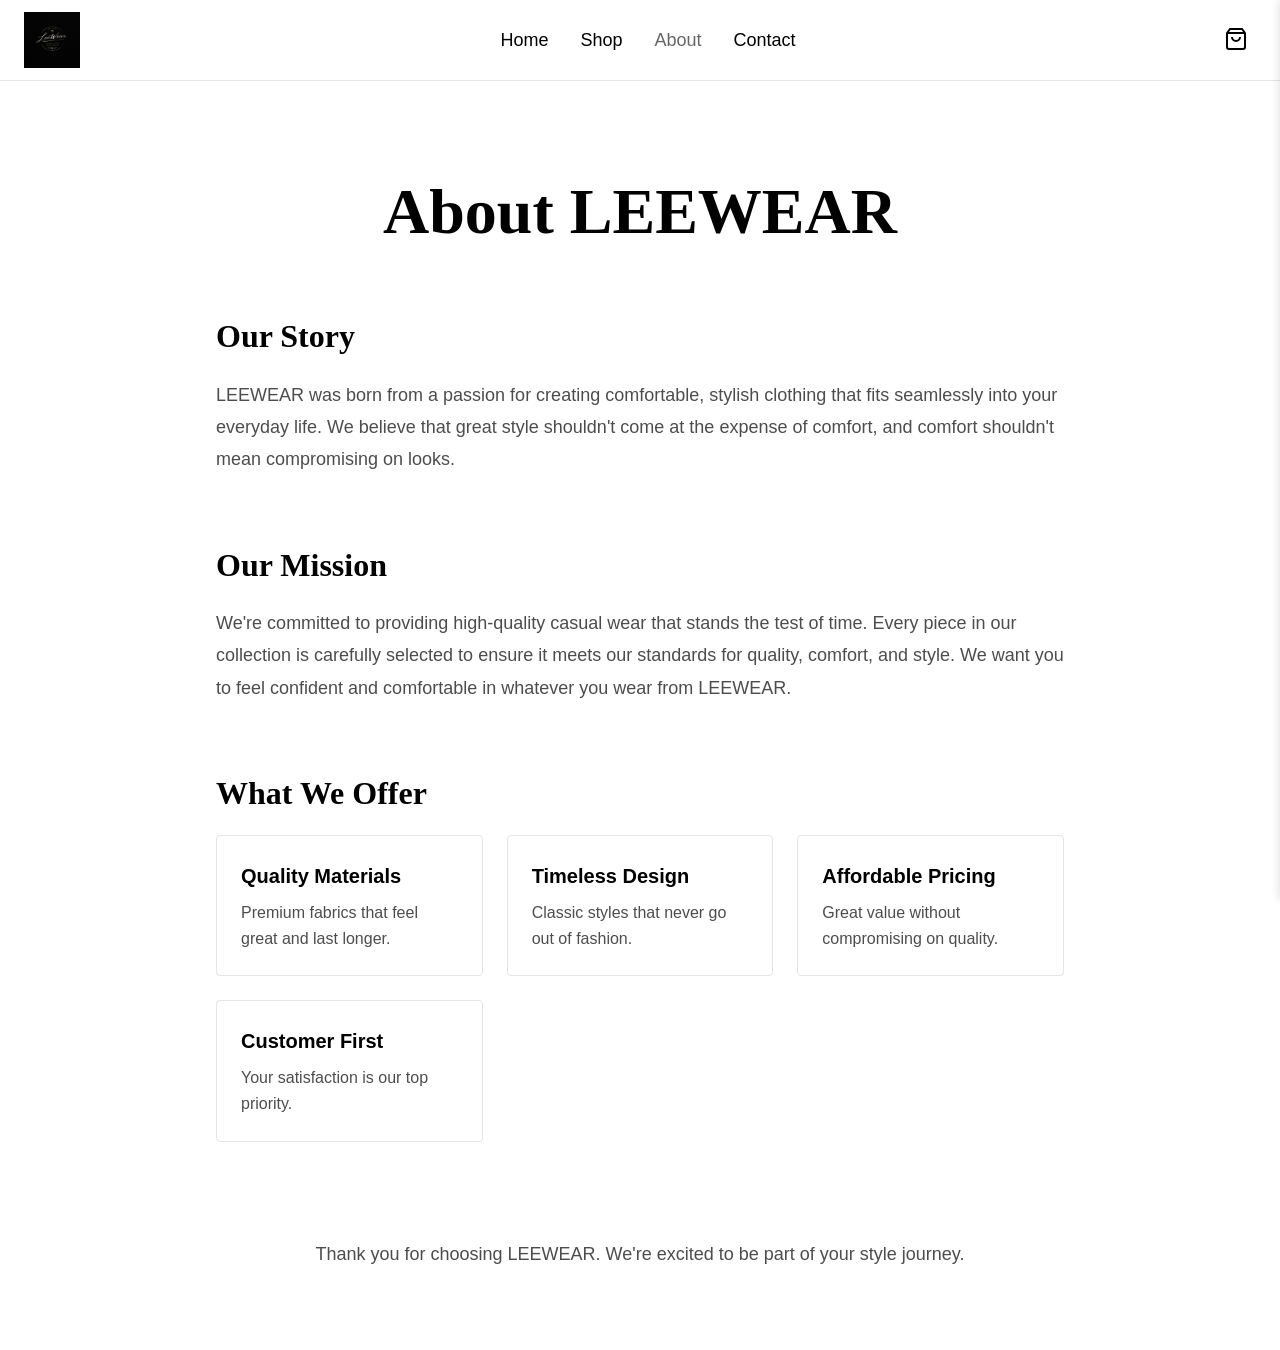
<file: about.html>
<!DOCTYPE html>
<html lang="en">
<head>
    <meta charset="UTF-8">
    <meta name="viewport" content="width=device-width, initial-scale=1.0">
    <meta name="theme-color" content="#000000">
    <link rel="icon" type="image/png" href="logo.png">
    <link rel="apple-touch-icon" href="logo.png">
    <link rel="manifest" href="manifest.webmanifest">
    <title>About - LEEWEAR</title>
    <link rel="stylesheet" href="styles.css">
    <link href="https://fonts.cdnfonts.com/css/palace-script-mt" rel="stylesheet">
    <link href="https://fonts.cdnfonts.com/css/niagara-solid" rel="stylesheet">
</head>
<body>
    <!-- Navigation -->
    <nav class="navbar">
        <div class="nav-container">
            <a href="index.html" class="logo">
                <img src="logo.png" alt="LEEWEAR logo" class="logo-img">
            </a>
            
            <div class="nav-links">
                <a href="index.html" class="nav-link">Home</a>
                <a href="shop.html" class="nav-link">Shop</a>
                <a href="about.html" class="nav-link active">About</a>
                <a href="contact.html" class="nav-link">Contact</a>
            </div>

            <div class="nav-actions">
                <button class="cart-btn" onclick="toggleCart()">
                    <svg width="24" height="24" viewBox="0 0 24 24" fill="none" stroke="currentColor" stroke-width="2">
                        <path d="M6 2L3 6v14a2 2 0 0 0 2 2h14a2 2 0 0 0 2-2V6l-3-4z"></path>
                        <line x1="3" y1="6" x2="21" y2="6"></line>
                        <path d="M16 10a4 4 0 0 1-8 0"></path>
                    </svg>
                    <span class="cart-count" id="cart-count">0</span>
                </button>
                <button class="mobile-menu-btn" onclick="toggleMobileMenu()">
                    <svg id="menu-icon" width="24" height="24" viewBox="0 0 24 24" fill="none" stroke="currentColor" stroke-width="2">
                        <line x1="3" y1="12" x2="21" y2="12"></line>
                        <line x1="3" y1="6" x2="21" y2="6"></line>
                        <line x1="3" y1="18" x2="21" y2="18"></line>
                    </svg>
                </button>
            </div>
        </div>

        <div class="mobile-menu" id="mobile-menu">
            <a href="index.html" class="mobile-link">Home</a>
            <a href="shop.html" class="mobile-link">Shop</a>
            <a href="about.html" class="mobile-link">About</a>
            <a href="contact.html" class="mobile-link">Contact</a>
        </div>
    </nav>

    <!-- About Content -->
    <div class="about-container">
        <h1 class="page-title">About LEEWEAR</h1>

        <div class="about-sections">
            <section class="about-section">
                <h2 class="about-heading">Our Story</h2>
                <p class="about-paragraph">
                    LEEWEAR was born from a passion for creating comfortable, stylish clothing that
                    fits seamlessly into your everyday life. We believe that great style shouldn't
                    come at the expense of comfort, and comfort shouldn't mean compromising on looks.
                </p>
            </section>

            <section class="about-section">
                <h2 class="about-heading">Our Mission</h2>
                <p class="about-paragraph">
                    We're committed to providing high-quality casual wear that stands the test of time.
                    Every piece in our collection is carefully selected to ensure it meets our standards
                    for quality, comfort, and style. We want you to feel confident and comfortable in
                    whatever you wear from LEEWEAR.
                </p>
            </section>

            <section class="about-section">
                <h2 class="about-heading">What We Offer</h2>
                <div class="features-grid">
                    <div class="feature-card">
                        <h3 class="feature-title">Quality Materials</h3>
                        <p class="feature-text">Premium fabrics that feel great and last longer.</p>
                    </div>
                    <div class="feature-card">
                        <h3 class="feature-title">Timeless Design</h3>
                        <p class="feature-text">Classic styles that never go out of fashion.</p>
                    </div>
                    <div class="feature-card">
                        <h3 class="feature-title">Affordable Pricing</h3>
                        <p class="feature-text">Great value without compromising on quality.</p>
                    </div>
                    <div class="feature-card">
                        <h3 class="feature-title">Customer First</h3>
                        <p class="feature-text">Your satisfaction is our top priority.</p>
                    </div>
                </div>
            </section>

            <section class="about-closing">
                <p class="about-paragraph">
                    Thank you for choosing LEEWEAR. We're excited to be part of your style journey.
                </p>
            </section>
        </div>
    </div>

    <!-- Cart Sidebar -->
    <div class="cart-overlay" id="cart-overlay" onclick="toggleCart()"></div>
    <div class="cart-sidebar" id="cart-sidebar">
        <div class="cart-header">
            <h2 class="cart-title">Shopping Cart</h2>
            <button class="close-btn" onclick="toggleCart()">
                <svg width="24" height="24" viewBox="0 0 24 24" fill="none" stroke="currentColor" stroke-width="2">
                    <line x1="18" y1="6" x2="6" y2="18"></line>
                    <line x1="6" y1="6" x2="18" y2="18"></line>
                </svg>
            </button>
        </div>
        <div class="cart-items" id="cart-items">
            <div class="empty-cart">
                <p>Your cart is empty</p>
            </div>
        </div>
        <div class="cart-footer" id="cart-footer" style="display: none;">
            <div class="cart-total">
                <span>Total:</span>
                <span class="total-price" id="total-price">KSH 0</span>
            </div>
            <button class="btn-checkout" onclick="checkout()">Proceed to Order</button>
        </div>
    </div>

    <script src="cart.js"></script>
    <script src="main.js"></script>
</body>
</html>
</file>
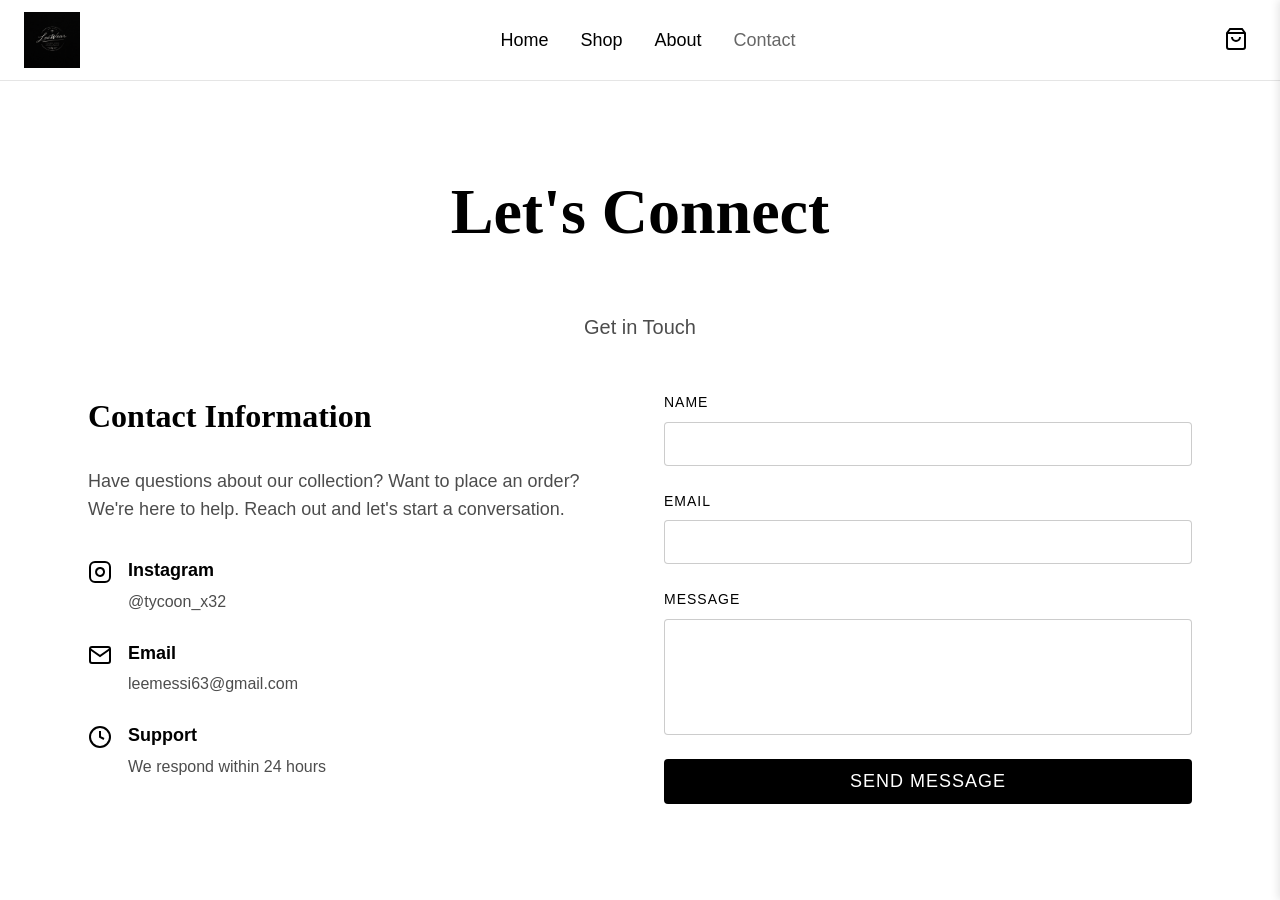
<file: contact.html>
<!DOCTYPE html>
<html lang="en">
<head>
    <meta charset="UTF-8">
    <meta name="viewport" content="width=device-width, initial-scale=1.0">
    <meta name="theme-color" content="#000000">
    <link rel="icon" type="image/png" href="logo.png">
    <link rel="apple-touch-icon" href="logo.png">
    <link rel="manifest" href="manifest.webmanifest">
    <title>Contact - LEEWEAR</title>
    <link rel="stylesheet" href="styles.css">
    <link href="https://fonts.cdnfonts.com/css/palace-script-mt" rel="stylesheet">
    <link href="https://fonts.cdnfonts.com/css/niagara-solid" rel="stylesheet">
</head>
<body>
    <!-- Navigation -->
    <nav class="navbar">
        <div class="nav-container">
            <a href="index.html" class="logo">
                <img src="logo.png" alt="LEEWEAR logo" class="logo-img">
            </a>
            
            <div class="nav-links">
                <a href="index.html" class="nav-link">Home</a>
                <a href="shop.html" class="nav-link">Shop</a>
                <a href="about.html" class="nav-link">About</a>
                <a href="contact.html" class="nav-link active">Contact</a>
            </div>

            <div class="nav-actions">
                <button class="cart-btn" onclick="toggleCart()">
                    <svg width="24" height="24" viewBox="0 0 24 24" fill="none" stroke="currentColor" stroke-width="2">
                        <path d="M6 2L3 6v14a2 2 0 0 0 2 2h14a2 2 0 0 0 2-2V6l-3-4z"></path>
                        <line x1="3" y1="6" x2="21" y2="6"></line>
                        <path d="M16 10a4 4 0 0 1-8 0"></path>
                    </svg>
                    <span class="cart-count" id="cart-count">0</span>
                </button>
                <button class="mobile-menu-btn" onclick="toggleMobileMenu()">
                    <svg id="menu-icon" width="24" height="24" viewBox="0 0 24 24" fill="none" stroke="currentColor" stroke-width="2">
                        <line x1="3" y1="12" x2="21" y2="12"></line>
                        <line x1="3" y1="6" x2="21" y2="6"></line>
                        <line x1="3" y1="18" x2="21" y2="18"></line>
                    </svg>
                </button>
            </div>
        </div>

        <div class="mobile-menu" id="mobile-menu">
            <a href="index.html" class="mobile-link">Home</a>
            <a href="shop.html" class="mobile-link">Shop</a>
            <a href="about.html" class="mobile-link">About</a>
            <a href="contact.html" class="mobile-link">Contact</a>
        </div>
    </nav>

    <!-- Contact Content -->
    <div class="contact-container">
        <div class="contact-header">
            <h1 class="page-title">Let's Connect</h1>
            <p class="contact-subtitle">Get in Touch</p>
        </div>

        <div class="contact-grid">
            <!-- Contact Info -->
            <div class="contact-info">
                <h2 class="contact-heading">Contact Information</h2>
                <p class="contact-intro">
                    Have questions about our collection? Want to place an order? We're here to help.
                    Reach out and let's start a conversation.
                </p>

                <div class="contact-details">
                    <div class="contact-item">
                        <svg width="24" height="24" viewBox="0 0 24 24" fill="none" stroke="currentColor" stroke-width="2">
                            <rect x="2" y="2" width="20" height="20" rx="5" ry="5"></rect>
                            <path d="M16 11.37A4 4 0 1 1 12.63 8 4 4 0 0 1 16 11.37z"></path>
                            <line x1="17.5" y1="6.5" x2="17.51" y2="6.5"></line>
                        </svg>
                        <div>
                            <h3>Instagram</h3>
                            <a href="https://instagram.com/tycoon_x32" target="_blank">@tycoon_x32</a>
                        </div>
                    </div>

                    <div class="contact-item">
                        <svg width="24" height="24" viewBox="0 0 24 24" fill="none" stroke="currentColor" stroke-width="2">
                            <path d="M4 4h16c1.1 0 2 .9 2 2v12c0 1.1-.9 2-2 2H4c-1.1 0-2-.9-2-2V6c0-1.1.9-2 2-2z"></path>
                            <polyline points="22,6 12,13 2,6"></polyline>
                        </svg>
                        <div>
                            <h3>Email</h3>
                            <a href="mailto:leemessi63@gmail.com">leemessi63@gmail.com</a>
                        </div>
                    </div>

                    <div class="contact-item">
                        <svg width="24" height="24" viewBox="0 0 24 24" fill="none" stroke="currentColor" stroke-width="2">
                            <circle cx="12" cy="12" r="10"></circle>
                            <polyline points="12 6 12 12 16 14"></polyline>
                        </svg>
                        <div>
                            <h3>Support</h3>
                            <p>We respond within 24 hours</p>
                        </div>
                    </div>
                </div>
            </div>

            <!-- Contact Form -->
            <div class="contact-form-container">
                <form class="contact-form" onsubmit="submitContactForm(event)">
                    <div class="form-group">
                        <label for="name">NAME</label>
                        <input type="text" id="name" name="name" required>
                    </div>

                    <div class="form-group">
                        <label for="email">EMAIL</label>
                        <input type="email" id="email" name="email" required>
                    </div>

                    <div class="form-group">
                        <label for="message">MESSAGE</label>
                        <textarea id="message" name="message" rows="5" required></textarea>
                    </div>

                    <button type="submit" class="btn-submit">SEND MESSAGE</button>
                </form>
            </div>
        </div>
    </div>

    <!-- Cart Sidebar -->
    <div class="cart-overlay" id="cart-overlay" onclick="toggleCart()"></div>
    <div class="cart-sidebar" id="cart-sidebar">
        <div class="cart-header">
            <h2 class="cart-title">Shopping Cart</h2>
            <button class="close-btn" onclick="toggleCart()">
                <svg width="24" height="24" viewBox="0 0 24 24" fill="none" stroke="currentColor" stroke-width="2">
                    <line x1="18" y1="6" x2="6" y2="18"></line>
                    <line x1="6" y1="6" x2="18" y2="18"></line>
                </svg>
            </button>
        </div>
        <div class="cart-items" id="cart-items">
            <div class="empty-cart">
                <p>Your cart is empty</p>
            </div>
        </div>
        <div class="cart-footer" id="cart-footer" style="display: none;">
            <div class="cart-total">
                <span>Total:</span>
                <span class="total-price" id="total-price">KSH 0</span>
            </div>
            <button class="btn-checkout" onclick="checkout()">Proceed to Order</button>
        </div>
    </div>

    <script src="cart.js"></script>
    <script src="main.js"></script>
    <script>
        function submitContactForm(e) {
            e.preventDefault();
            const name = document.getElementById('name').value;
            const email = document.getElementById('email').value;
            const message = document.getElementById('message').value;
            
            const subject = `Message from ${name}`;
            const body = `Name: ${name}\nEmail: ${email}\n\nMessage:\n${message}`;
            
            window.location.href = `mailto:leemessi63@gmail.com?subject=${encodeURIComponent(subject)}&body=${encodeURIComponent(body)}`;
            
            // Reset form
            e.target.reset();
        }
    </script>
</body>
</html>
</file>
<file: styles.css>
* {
    margin: 0;
    padding: 0;
    box-sizing: border-box;
}

body {
    font-family: 'Niagara Solid', sans-serif;
    background-color: #ffffff;
    color: #000000;
    line-height: 1.6;
}

/* Navigation */
.navbar {
    background-color: #ffffff;
    border-bottom: 1px solid rgba(0, 0, 0, 0.1);
    position: sticky;
    top: 0;
    z-index: 40;
}

.nav-container {
    max-width: 1280px;
    margin: 0 auto;
    padding: 0 1.5rem;
    display: flex;
    justify-content: space-between;
    align-items: center;
    height: 80px;
}

.logo {
    display: inline-flex;
    align-items: center;
    text-decoration: none;
}

.logo-img {
    display: block;
    width: auto;
    max-height: 56px;
}

.nav-links {
    display: flex;
    gap: 2rem;
}

.nav-link {
    color: #000000;
    text-decoration: none;
    font-size: 1.125rem;
    transition: color 0.3s;
}

.nav-link:hover,
.nav-link.active {
    color: rgba(0, 0, 0, 0.6);
}

.nav-actions {
    display: flex;
    align-items: center;
    gap: 0.5rem;
}

.cart-btn,
.mobile-menu-btn {
    background: none;
    border: none;
    cursor: pointer;
    padding: 0.5rem;
    border-radius: 50%;
    transition: background-color 0.3s;
    position: relative;
}

.cart-btn:hover,
.mobile-menu-btn:hover {
    background-color: rgba(0, 0, 0, 0.05);
}

.cart-count {
    position: absolute;
    top: -4px;
    right: -4px;
    background-color: #000000;
    color: #ffffff;
    font-size: 0.75rem;
    width: 20px;
    height: 20px;
    border-radius: 50%;
    display: none;
    align-items: center;
    justify-content: center;
}

.cart-count.active {
    display: flex;
}

.mobile-menu-btn {
    display: none;
}

.mobile-menu {
    display: none;
    padding-bottom: 1rem;
}

.mobile-menu.active {
    display: block;
}

.mobile-link {
    display: block;
    padding: 0.5rem 1rem;
    color: #000000;
    text-decoration: none;
    font-size: 1.125rem;
    transition: background-color 0.3s;
}

.mobile-link:hover {
    background-color: rgba(0, 0, 0, 0.05);
}

/* Hero Section */
.hero {
    min-height: 600px;
    height: 80vh;
    position: relative;
    display: flex;
    align-items: center;
    justify-content: center;
    background-image: linear-gradient(rgba(0, 0, 0, 0.35), rgba(0, 0, 0, 0.35)), url("hero.png");
    background-size: cover;
    background-position: center;
    background-repeat: no-repeat;
    color: #ffffff;
}

.hero-content {
    position: absolute;
    bottom: 2rem;
    left: 2rem;
    padding: 0;
}

/* Mobile responsiveness for hero */
@media (max-width: 768px) {
    .hero {
        height: 70vh;
        min-height: 400px;
    }

    .hero-content {
        bottom: 1.5rem;
        left: 1.5rem;
    }
}

@media (max-width: 480px) {
    .hero {
        height: 60vh;
        min-height: 300px;
    }

    .hero-content {
        bottom: 1rem;
        left: 1rem;
    }
}

.hero-title {
    font-family: 'Palace Script MT', cursive;
    font-size: 6rem;
    margin-bottom: 1.5rem;
    color: #ffffff;
}

.hero-subtitle {
    font-size: 1.5rem;
    color: rgba(255, 255, 255, 0.85);
    margin-bottom: 2rem;
}

/* Buttons */
.btn-primary,
.btn-secondary,
.btn-submit {
    display: inline-block;
    padding: 0.75rem 2rem;
    border-radius: 4px;
    text-decoration: none;
    font-size: 1.125rem;
    transition: all 0.3s;
    cursor: pointer;
    border: none;
}

.btn-primary {
    background-color: #000000;
    color: #ffffff;
}

.btn-primary:hover {
    background-color: rgba(0, 0, 0, 0.8);
}

.btn-secondary {
    background-color: transparent;
    color: #ffffff;
    border: 2px solid #ffffff;
}

.btn-secondary:hover {
    background-color: #ffffff;
    color: #000000;
}

.btn-submit {
    width: 100%;
    background-color: #000000;
    color: #ffffff;
    text-transform: uppercase;
    letter-spacing: 1px;
}

.btn-submit:hover {
    background-color: rgba(0, 0, 0, 0.8);
}

.pwa-install-banner {
    position: fixed;
    left: 1rem;
    right: 1rem;
    bottom: 1rem;
    z-index: 100;
    background-color: rgba(0, 0, 0, 0.9);
    color: #ffffff;
    border-radius: 12px;
    box-shadow: 0 16px 40px rgba(0, 0, 0, 0.2);
    padding: 1rem 1rem 0.75rem;
}

.pwa-install-content {
    display: flex;
    align-items: center;
    justify-content: space-between;
    gap: 1rem;
    flex-wrap: wrap;
}

.pwa-install-content span {
    flex: 1 1 220px;
    font-size: 0.95rem;
}

.pwa-install-actions {
    display: flex;
    align-items: center;
    gap: 0.75rem;
    flex: 0 0 auto;
}

.pwa-install-close {
    background: none;
    border: none;
    color: #ffffff;
    font-size: 1.5rem;
    cursor: pointer;
    padding: 0 0.25rem;
}

/* Categories Section */
.categories-section {
    max-width: 1280px;
    margin: 0 auto;
    padding: 5rem 1.5rem;
}

.section-title {
    font-family: 'Palace Script MT', cursive;
    font-size: 3rem;
    text-align: center;
    margin-bottom: 3rem;
}

.categories-grid {
    display: grid;
    grid-template-columns: repeat(auto-fit, minmax(250px, 1fr));
    gap: 2rem;
}

.category-card {
    position: relative;
    height: 16rem;
    overflow: hidden;
    border-radius: 4px;
    text-decoration: none;
    background-color: rgba(0, 0, 0, 0.1);
}

.category-overlay {
    position: absolute;
    inset: 0;
    background-color: rgba(0, 0, 0, 0.2);
    transition: background-color 0.3s;
    z-index: 10;
}

.category-card:hover .category-overlay {
    background-color: rgba(0, 0, 0, 0.1);
}

.category-name {
    position: absolute;
    inset: 0;
    display: flex;
    align-items: center;
    justify-content: center;
    color: #ffffff;
    font-size: 1.875rem;
    z-index: 20;
}

/* About Preview */
.about-preview {
    background-color: #000000;
    color: #ffffff;
    padding: 5rem 1rem;
}

.about-content {
    max-width: 56rem;
    margin: 0 auto;
    text-align: center;
}

.about-text {
    font-size: 1.125rem;
    color: rgba(255, 255, 255, 0.8);
    margin-bottom: 2rem;
}

/* Shop Page */
.shop-container {
    max-width: 1280px;
    margin: 0 auto;
    padding: 3rem 1.5rem;
}

.page-title {
    font-family: 'Palace Script MT', cursive;
    font-size: 4rem;
    text-align: center;
    margin-bottom: 3rem;
}

.category-filter {
    display: flex;
    justify-content: center;
    gap: 1rem;
    margin-bottom: 3rem;
    flex-wrap: wrap;
}

.filter-btn {
    padding: 0.5rem 1.5rem;
    border-radius: 4px;
    border: 1px solid rgba(0, 0, 0, 0.2);
    background-color: #ffffff;
    color: #000000;
    cursor: pointer;
    transition: all 0.3s;
}

.filter-btn:hover,
.filter-btn.active {
    background-color: #000000;
    color: #ffffff;
    border-color: #000000;
}

.products-grid {
    display: grid;
    grid-template-columns: repeat(auto-fill, minmax(250px, 1fr));
    gap: 2rem;
}

/* Product Card */
.product-card {
    cursor: pointer;
}

.product-image-container {
    position: relative;
    aspect-ratio: 3/4;
    overflow: hidden;
    margin-bottom: 0.75rem;
}

.product-image {
    width: 100%;
    height: 100%;
    object-fit: cover;
    transition: transform 0.3s;
}

.product-card:hover .product-image {
    transform: scale(1.05);
}

.product-info {
    position: absolute;
    bottom: 0;
    left: 0;
    right: 0;
    background: linear-gradient(to top, rgba(0, 0, 0, 0.7), transparent);
    padding: 1rem;
}

.product-name {
    color: #ffffff;
    font-size: 1.125rem;
    margin-bottom: 0.25rem;
}

.product-price {
    color: #ffffff;
    font-weight: 600;
}

.add-to-cart-btn {
    width: 100%;
    background-color: #000000;
    color: #ffffff;
    padding: 0.5rem;
    border: none;
    border-radius: 4px;
    cursor: pointer;
    opacity: 0;
    transition: opacity 0.3s;
}

.product-card:hover .add-to-cart-btn {
    opacity: 1;
}

/* About Page */
.about-container {
    max-width: 56rem;
    margin: 0 auto;
    padding: 5rem 1.5rem;
}

.about-sections {
    display: flex;
    flex-direction: column;
    gap: 2rem;
}

.about-section {
    margin-bottom: 2rem;
}

.about-heading {
    font-family: 'Palace Script MT', cursive;
    font-size: 2rem;
    margin-bottom: 1rem;
}

.about-paragraph {
    font-size: 1.125rem;
    color: rgba(0, 0, 0, 0.7);
    line-height: 1.8;
}

.features-grid {
    display: grid;
    grid-template-columns: repeat(auto-fit, minmax(250px, 1fr));
    gap: 1.5rem;
}

.feature-card {
    border: 1px solid rgba(0, 0, 0, 0.1);
    padding: 1.5rem;
    border-radius: 4px;
}

.feature-title {
    font-size: 1.25rem;
    font-weight: 600;
    margin-bottom: 0.5rem;
}

.feature-text {
    color: rgba(0, 0, 0, 0.7);
}

.about-closing {
    text-align: center;
    padding-top: 2rem;
}

/* Contact Page */
.contact-container {
    max-width: 1152px;
    margin: 0 auto;
    padding: 5rem 1.5rem;
}

.contact-header {
    text-align: center;
    margin-bottom: 3rem;
}

.contact-subtitle {
    font-size: 1.25rem;
    color: rgba(0, 0, 0, 0.7);
}

.contact-grid {
    display: grid;
    grid-template-columns: repeat(auto-fit, minmax(350px, 1fr));
    gap: 3rem;
}

.contact-heading {
    font-family: 'Palace Script MT', cursive;
    font-size: 2rem;
    margin-bottom: 1.5rem;
}

.contact-intro {
    font-size: 1.125rem;
    color: rgba(0, 0, 0, 0.7);
    margin-bottom: 2rem;
}

.contact-details {
    display: flex;
    flex-direction: column;
    gap: 1.5rem;
}

.contact-item {
    display: flex;
    gap: 1rem;
}

.contact-item svg {
    flex-shrink: 0;
    margin-top: 0.25rem;
}

.contact-item h3 {
    font-size: 1.125rem;
    font-weight: 600;
    margin-bottom: 0.25rem;
}

.contact-item a {
    color: rgba(0, 0, 0, 0.7);
    text-decoration: none;
    transition: color 0.3s;
}

.contact-item a:hover {
    color: #000000;
}

.contact-item p {
    color: rgba(0, 0, 0, 0.7);
}

/* Contact Form */
.contact-form {
    display: flex;
    flex-direction: column;
    gap: 1.5rem;
}

.form-group {
    display: flex;
    flex-direction: column;
}

.form-group label {
    font-size: 0.875rem;
    font-weight: 500;
    margin-bottom: 0.5rem;
    text-transform: uppercase;
    letter-spacing: 1px;
}

.form-group input,
.form-group textarea {
    padding: 0.75rem 1rem;
    border: 1px solid rgba(0, 0, 0, 0.2);
    border-radius: 4px;
    font-family: 'Niagara Solid', sans-serif;
    font-size: 1rem;
    transition: border-color 0.3s;
}

.form-group input:focus,
.form-group textarea:focus {
    outline: none;
    border-color: #000000;
}

.form-group textarea {
    resize: none;
}

/* Cart Sidebar */
.cart-overlay {
    position: fixed;
    inset: 0;
    background-color: rgba(0, 0, 0, 0.5);
    z-index: 40;
    display: none;
}

.cart-overlay.active {
    display: block;
}

.cart-sidebar {
    position: fixed;
    top: 0;
    right: 0;
    height: 100%;
    width: 100%;
    max-width: 28rem;
    background-color: #ffffff;
    box-shadow: -2px 0 8px rgba(0, 0, 0, 0.1);
    z-index: 50;
    transform: translateX(100%);
    transition: transform 0.3s;
    display: flex;
    flex-direction: column;
}

.cart-sidebar.active {
    transform: translateX(0);
}

.cart-header {
    display: flex;
    align-items: center;
    justify-content: space-between;
    padding: 1.5rem;
    border-bottom: 1px solid rgba(0, 0, 0, 0.1);
}

.cart-title {
    font-family: 'Palace Script MT', cursive;
    font-size: 1.5rem;
}

.close-btn {
    background: none;
    border: none;
    cursor: pointer;
    padding: 0.5rem;
    border-radius: 50%;
    transition: background-color 0.3s;
}

.close-btn:hover {
    background-color: rgba(0, 0, 0, 0.05);
}

.cart-items {
    flex: 1;
    overflow-y: auto;
    padding: 1.5rem;
}

.empty-cart {
    text-align: center;
    padding: 3rem 0;
    color: rgba(0, 0, 0, 0.6);
}

.cart-item {
    display: flex;
    gap: 1rem;
    border-bottom: 1px solid rgba(0, 0, 0, 0.1);
    padding-bottom: 1rem;
    margin-bottom: 1rem;
}

.cart-item-image {
    width: 80px;
    height: 80px;
    object-fit: cover;
    border-radius: 4px;
}

.cart-item-details {
    flex: 1;
}

.cart-item-name {
    font-weight: 500;
    margin-bottom: 0.25rem;
}

.cart-item-price {
    font-size: 0.875rem;
    color: rgba(0, 0, 0, 0.6);
    margin-bottom: 0.5rem;
}

.cart-item-actions {
    display: flex;
    align-items: center;
    gap: 0.5rem;
}

.quantity-btn {
    background: none;
    border: none;
    cursor: pointer;
    padding: 0.25rem;
    border-radius: 4px;
    transition: background-color 0.3s;
}

.quantity-btn:hover {
    background-color: rgba(0, 0, 0, 0.05);
}

.quantity {
    width: 2rem;
    text-align: center;
}

.remove-btn {
    background: none;
    border: none;
    cursor: pointer;
    padding: 0.25rem;
    color: #dc2626;
    margin-left: auto;
    border-radius: 4px;
    transition: background-color 0.3s;
}

.remove-btn:hover {
    background-color: #fef2f2;
}

.cart-footer {
    border-top: 1px solid rgba(0, 0, 0, 0.1);
    padding: 1.5rem;
}

.cart-total {
    display: flex;
    justify-content: space-between;
    align-items: center;
    margin-bottom: 1rem;
    font-size: 1.125rem;
}

.total-price {
    font-size: 1.5rem;
    font-weight: bold;
}

.btn-checkout {
    width: 100%;
    background-color: #000000;
    color: #ffffff;
    padding: 0.75rem;
    border: none;
    border-radius: 4px;
    cursor: pointer;
    transition: background-color 0.3s;
}

.btn-checkout:hover {
    background-color: rgba(0, 0, 0, 0.8);
}

/* Responsive Design */
@media (max-width: 768px) {
    .nav-links {
        display: none;
    }

    .mobile-menu-btn {
        display: block;
    }

    .hero-title {
        font-size: 4rem;
    }

    .hero-subtitle {
        font-size: 1.25rem;
    }

    .section-title {
        font-size: 2.5rem;
    }

    .page-title {
        font-size: 3rem;
    }

    .contact-grid {
        grid-template-columns: 1fr;
    }

    .cart-sidebar {
        max-width: 100%;
    }
}

@media (max-width: 480px) {
    .hero-title {
        font-size: 3rem;
    }

    .categories-grid {
        grid-template-columns: 1fr;
    }

    .products-grid {
        grid-template-columns: repeat(2, 1fr);
        gap: 1rem;
    }
}
</file>
